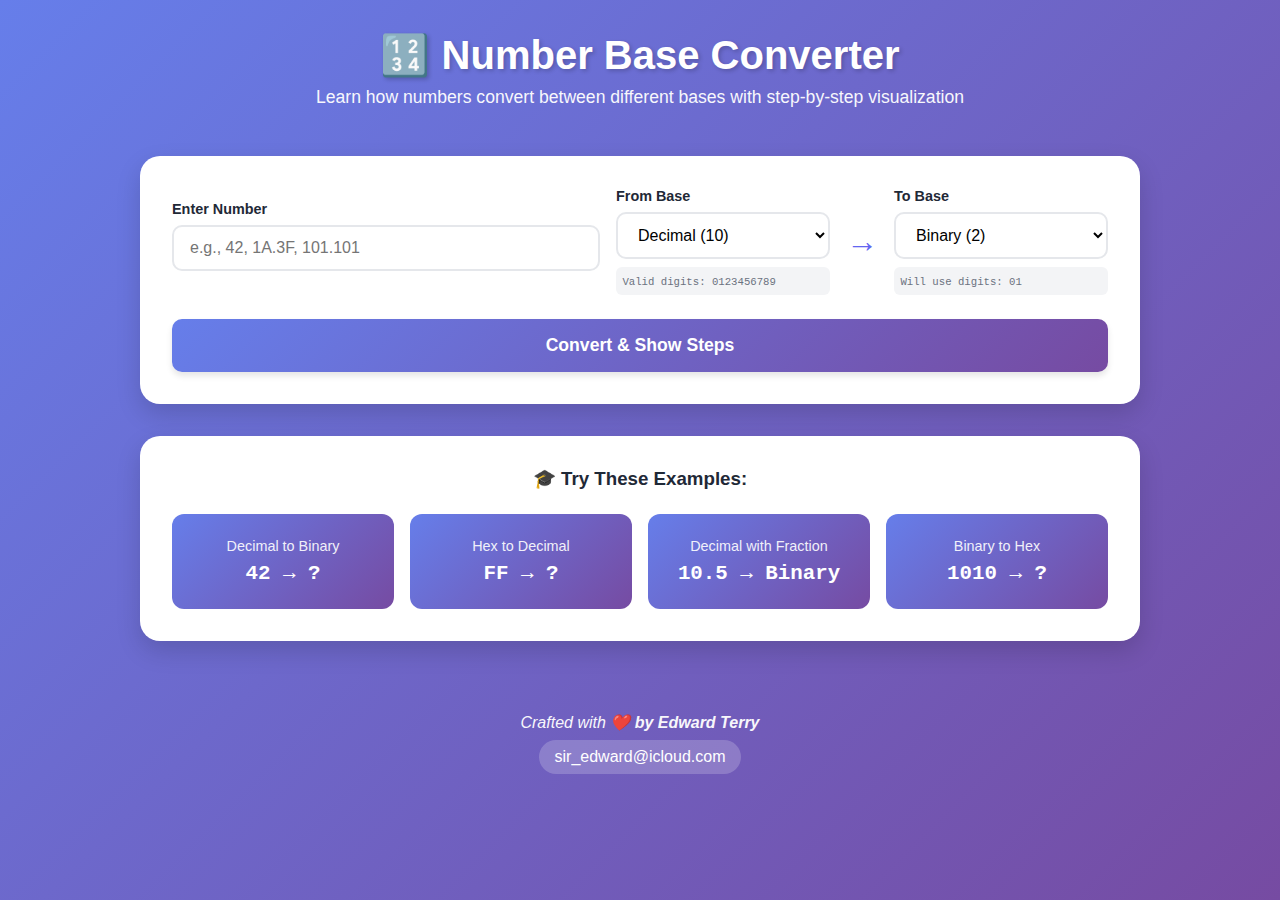
<file: index.html>
<!DOCTYPE html>
<html lang="en">
<!--
    Number Base Converter
    Created by: Edward Terry
    Email: sir_edward@icloud.com
    Made with ❤️
-->
<head>
    <meta charset="UTF-8">
    <meta name="viewport" content="width=device-width, initial-scale=1.0">
    <meta name="author" content="Edward Terry">
    <meta name="description" content="Beautiful number base converter with step-by-step visualization for learning">
    <title>Number Base Converter - Visual Learning</title>
    <link rel="stylesheet" href="styles.css">
</head>
<body>
    <div class="container">
        <header>
            <h1>🔢 Number Base Converter</h1>
            <p class="subtitle">Learn how numbers convert between different bases with step-by-step visualization</p>
        </header>

        <div class="converter-section">
            <div class="input-group">
                <div class="input-field">
                    <label for="inputNumber">Enter Number</label>
                    <input type="text" id="inputNumber" placeholder="e.g., 42, 1A.3F, 101.101" autocomplete="off">
                    <div id="inputHelper" class="input-helper"></div>
                </div>
                
                <div class="base-selector">
                    <label for="fromBase">From Base</label>
                    <select id="fromBase">
                        <option value="2">Binary (2)</option>
                        <option value="8">Octal (8)</option>
                        <option value="10" selected>Decimal (10)</option>
                        <option value="16">Hexadecimal (16)</option>
                        <option value="custom">Custom...</option>
                    </select>
                    <input type="number" id="customFromBase" class="custom-base-input" placeholder="2-36" min="2" max="36" style="display: none;">
                    <div id="fromBaseInfo" class="base-info"></div>
                </div>

                <div class="arrow">→</div>

                <div class="base-selector">
                    <label for="toBase">To Base</label>
                    <select id="toBase">
                        <option value="2" selected>Binary (2)</option>
                        <option value="8">Octal (8)</option>
                        <option value="10">Decimal (10)</option>
                        <option value="16">Hexadecimal (16)</option>
                        <option value="custom">Custom...</option>
                    </select>
                    <input type="number" id="customToBase" class="custom-base-input" placeholder="2-36" min="2" max="36" style="display: none;">
                    <div id="toBaseInfo" class="base-info"></div>
                </div>
            </div>

            <button id="convertBtn" class="convert-btn">Convert & Show Steps</button>

            <div id="result" class="result-section" style="display: none;">
                <div class="result-display">
                    <span class="result-label">Result:</span>
                    <span id="resultValue" class="result-value"></span>
                    <button id="copyBtn" class="copy-btn" title="Copy to clipboard">📋 Copy</button>
                </div>
                <div id="resultExplanation" class="result-explanation"></div>
            </div>
        </div>

        <div id="quickInfo" class="quick-info-section" style="display: none;">
            <h3>💡 Quick Explanation</h3>
            <div id="quickInfoContent"></div>
        </div>

        <div id="stepsSection" class="steps-section" style="display: none;">
            <h2>📚 Detailed Conversion Steps</h2>
            <div class="steps-controls">
                <button id="expandAllBtn" class="control-btn">➕ Expand All</button>
                <button id="collapseAllBtn" class="control-btn">➖ Collapse All</button>
                <button id="darkModeBtn" class="control-btn">🌙 Dark Mode</button>
            </div>
            <div class="steps-progress">
                <div id="progressBar" class="progress-bar"></div>
            </div>
            <div id="stepsContainer"></div>
        </div>

        <div id="exampleSection" class="example-section">
            <h3>🎓 Try These Examples:</h3>
            <div class="example-cards">
                <div class="example-card" data-number="42" data-from="10" data-to="2">
                    <div class="example-title">Decimal to Binary</div>
                    <div class="example-value">42 → ?</div>
                </div>
                <div class="example-card" data-number="FF" data-from="16" data-to="10">
                    <div class="example-title">Hex to Decimal</div>
                    <div class="example-value">FF → ?</div>
                </div>
                <div class="example-card" data-number="10.5" data-from="10" data-to="2">
                    <div class="example-title">Decimal with Fraction</div>
                    <div class="example-value">10.5 → Binary</div>
                </div>
                <div class="example-card" data-number="1010" data-from="2" data-to="16">
                    <div class="example-title">Binary to Hex</div>
                    <div class="example-value">1010 → ?</div>
                </div>
            </div>
        </div>

        <footer class="footer">
            
            <p class="motto">Crafted with <span class="heart">❤️</span><strong> by Edward Terry</strong> </p>
            <p class="contact">
                <a href="mailto:sir_edward@icloud.com">sir_edward@icloud.com</a>
            </p>
        </footer>
    </div>

    <script src="script.js"></script>
</body>
</html>
</file>
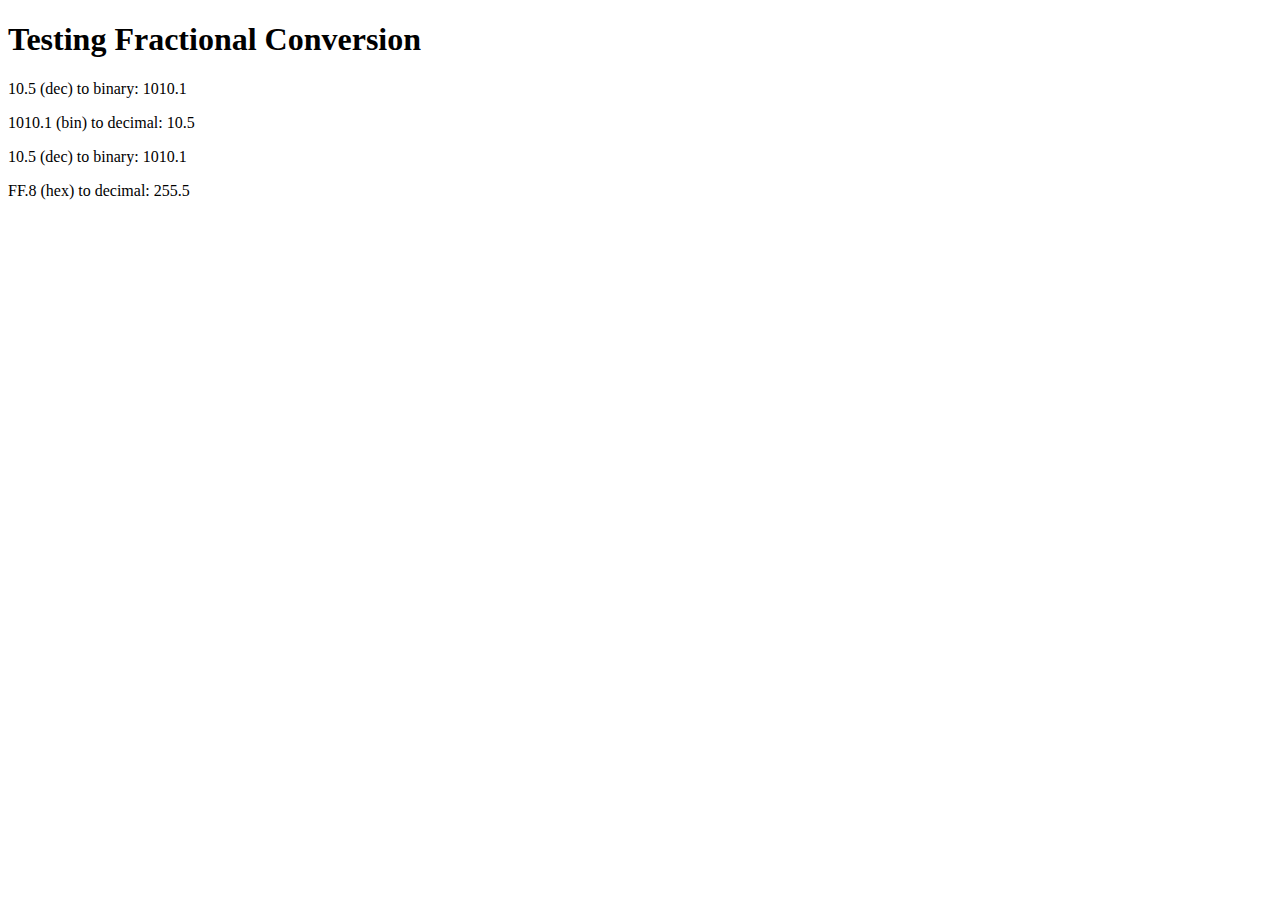
<file: test.html>
<!DOCTYPE html>
<html>
<head>
    <title>Test</title>
</head>
<body>
    <h1>Testing Fractional Conversion</h1>
    <div id="output"></div>
    
    <script>
        // Test the conversion
        function getDigitValue(digit) {
            if (digit >= '0' && digit <= '9') {
                return parseInt(digit);
            }
            return digit.charCodeAt(0) - 'A'.charCodeAt(0) + 10;
        }
        
        function getDigitChar(value) {
            if (value < 10) {
                return value.toString();
            }
            return String.fromCharCode('A'.charCodeAt(0) + value - 10);
        }
        
        function convertToDecimal(number, base) {
            number = number.replace(',', '.');
            const parts = number.split('.');
            const integerPart = parts[0] || '0';
            const fractionalPart = parts[1] || '';
            
            let decimalValue = 0;
            
            // Integer part
            const integerDigits = integerPart.split('');
            const intLength = integerDigits.length;
            
            for (let i = 0; i < intLength; i++) {
                const digit = integerDigits[i];
                const digitValue = getDigitValue(digit);
                const position = intLength - 1 - i;
                const positionValue = digitValue * Math.pow(base, position);
                decimalValue += positionValue;
                console.log(`${digit} (value ${digitValue}) at position ${position}: ${positionValue}`);
            }
            
            // Fractional part
            if (fractionalPart) {
                const fracDigits = fractionalPart.split('');
                for (let i = 0; i < fracDigits.length; i++) {
                    const digit = fracDigits[i];
                    const digitValue = getDigitValue(digit);
                    const position = -(i + 1);
                    const positionValue = digitValue * Math.pow(base, position);
                    decimalValue += positionValue;
                    console.log(`${digit} (value ${digitValue}) at position ${position}: ${positionValue}`);
                }
            }
            
            return decimalValue;
        }
        
        function convertFromDecimal(decimal, base) {
            const integerPart = Math.floor(Math.abs(decimal));
            const fractionalPart = Math.abs(decimal) - integerPart;
            
            // Integer part
            let quotient = integerPart;
            let intResult = '';
            
            if (quotient === 0) {
                intResult = '0';
            } else {
                while (quotient > 0) {
                    const remainder = quotient % base;
                    intResult = getDigitChar(remainder) + intResult;
                    quotient = Math.floor(quotient / base);
                }
            }
            
            // Fractional part
            let fracResult = '';
            let fraction = fractionalPart;
            const maxIterations = 10;
            let iteration = 0;
            
            if (fraction > 0.0000001) {
                while (fraction > 0.0000001 && iteration < maxIterations) {
                    const product = fraction * base;
                    const digit = Math.floor(product);
                    fracResult += getDigitChar(digit);
                    fraction = product - digit;
                    iteration++;
                    console.log(`Iteration ${iteration}: ${fraction} * ${base} = ${product}, digit = ${digit}`);
                }
            }
            
            return intResult + (fracResult ? '.' + fracResult : '');
        }
        
        // Run tests
        const output = document.getElementById('output');
        
        console.log('Test 1: 10.5 (decimal) to binary');
        let result1 = convertFromDecimal(10.5, 2);
        output.innerHTML += `<p>10.5 (dec) to binary: ${result1}</p>`;
        
        console.log('Test 2: 1010.1 (binary) to decimal');
        let result2 = convertToDecimal('1010.1', 2);
        output.innerHTML += `<p>1010.1 (bin) to decimal: ${result2}</p>`;
        
        console.log('Test 3: Convert back');
        let result3 = convertFromDecimal(result2, 2);
        output.innerHTML += `<p>${result2} (dec) to binary: ${result3}</p>`;
        
        console.log('Test 4: FF.8 (hex) to decimal');
        let result4 = convertToDecimal('FF.8', 16);
        output.innerHTML += `<p>FF.8 (hex) to decimal: ${result4}</p>`;
    </script>
</body>
</html>
</file>
<file: styles.css>
/**
 * Number Base Converter - Styles
 * Created by: Edward Terry
 * Email: sir_edward@icloud.com
 * Made with ❤️
 */

* {
    margin: 0;
    padding: 0;
    box-sizing: border-box;
}

:root {
    --primary-color: #6366f1;
    --primary-dark: #4f46e5;
    --secondary-color: #8b5cf6;
    --success-color: #10b981;
    --danger-color: #ef4444;
    --bg-gradient: linear-gradient(135deg, #667eea 0%, #764ba2 100%);
    --card-bg: #ffffff;
    --text-primary: #1f2937;
    --text-secondary: #6b7280;
    --border-color: #e5e7eb;
    --shadow-sm: 0 1px 3px rgba(0, 0, 0, 0.1);
    --shadow-md: 0 4px 6px rgba(0, 0, 0, 0.1);
    --shadow-lg: 0 10px 25px rgba(0, 0, 0, 0.15);
}

body {
    font-family: 'Segoe UI', Tahoma, Geneva, Verdana, sans-serif;
    background: var(--bg-gradient);
    min-height: 100vh;
    padding: 2rem 1rem;
    color: var(--text-primary);
    transition: all 0.3s ease;
}

body.dark-mode {
    --card-bg: #1f2937;
    --text-primary: #f9fafb;
    --text-secondary: #d1d5db;
    --border-color: #374151;
    --bg-gradient: linear-gradient(135deg, #1f2937 0%, #111827 100%);
}

body.dark-mode .converter-section,
body.dark-mode .steps-section,
body.dark-mode .example-section {
    background: #1f2937;
    box-shadow: 0 10px 25px rgba(0, 0, 0, 0.5);
}

body.dark-mode .step {
    background: linear-gradient(135deg, #374151 0%, #2d3748 100%);
}

body.dark-mode input,
body.dark-mode select {
    background: #374151;
    color: #f9fafb;
    border-color: #4b5563;
}

body.dark-mode .step-formula,
body.dark-mode .result-explanation {
    background: #374151;
}

body.dark-mode .quick-info-section {
    background: linear-gradient(135deg, #374151 0%, #2d3748 100%);
    border-left-color: #f59e0b;
}

body.dark-mode .quick-info-section h3,
body.dark-mode .quick-info-section p {
    color: #f9fafb;
}

body.dark-mode .base-info {
    background: #374151;
}

body.dark-mode .division-table th,
body.dark-mode .multiplication-table th {
    background: #2d3748;
}

.container {
    max-width: 1000px;
    margin: 0 auto;
}

header {
    text-align: center;
    margin-bottom: 3rem;
    color: white;
}

header h1 {
    font-size: 2.5rem;
    margin-bottom: 0.5rem;
    text-shadow: 2px 2px 4px rgba(0, 0, 0, 0.2);
}

.subtitle {
    font-size: 1.1rem;
    opacity: 0.95;
}

.converter-section {
    background: var(--card-bg);
    padding: 2rem;
    border-radius: 20px;
    box-shadow: var(--shadow-lg);
    margin-bottom: 2rem;
}

.input-group {
    display: grid;
    grid-template-columns: 2fr 1fr auto 1fr;
    gap: 1rem;
    align-items: end;
    margin-bottom: 1.5rem;
}

@media (max-width: 768px) {
    .input-group {
        grid-template-columns: 1fr;
    }
    
    .arrow {
        transform: rotate(90deg);
        margin: 0.5rem 0;
    }
}

.input-field, .base-selector {
    display: flex;
    flex-direction: column;
}

label {
    font-weight: 600;
    margin-bottom: 0.5rem;
    color: var(--text-primary);
    font-size: 0.9rem;
}

input[type="text"],
input[type="number"],
select {
    padding: 0.75rem 1rem;
    border: 2px solid var(--border-color);
    border-radius: 10px;
    font-size: 1rem;
    transition: all 0.3s ease;
    background: white;
}

input[type="text"]:focus,
input[type="number"]:focus,
select:focus {
    outline: none;
    border-color: var(--primary-color);
    box-shadow: 0 0 0 3px rgba(99, 102, 241, 0.1);
}

.input-helper {
    margin-top: 0.5rem;
    padding: 0.5rem;
    border-radius: 6px;
    font-size: 0.85rem;
    animation: fadeIn 0.3s ease;
}

.input-helper.info {
    background: #dbeafe;
    color: #1e40af;
}

.input-helper.success {
    background: #d1fae5;
    color: #065f46;
}

.input-helper.warning {
    background: #fef3c7;
    color: #92400e;
}

.input-helper.error {
    background: #fee2e2;
    color: #991b1b;
}

.base-info {
    margin-top: 0.5rem;
    padding: 0.4rem;
    background: #f3f4f6;
    border-radius: 6px;
    font-size: 0.8rem;
    color: var(--text-secondary);
    animation: fadeIn 0.3s ease;
}

.base-info small {
    font-family: 'Courier New', monospace;
}

.custom-base-input {
    margin-top: 0.5rem;
    animation: slideDown 0.3s ease;
}

@keyframes slideDown {
    from {
        opacity: 0;
        transform: translateY(-10px);
    }
    to {
        opacity: 1;
        transform: translateY(0);
    }
}

.arrow {
    font-size: 2rem;
    color: var(--primary-color);
    font-weight: bold;
    align-self: center;
}

.convert-btn {
    width: 100%;
    padding: 1rem 2rem;
    background: var(--bg-gradient);
    color: white;
    border: none;
    border-radius: 10px;
    font-size: 1.1rem;
    font-weight: 600;
    cursor: pointer;
    transition: all 0.3s ease;
    box-shadow: var(--shadow-md);
}

.convert-btn:hover {
    transform: translateY(-2px);
    box-shadow: var(--shadow-lg);
}

.convert-btn:active {
    transform: translateY(0);
}

.result-section {
    margin-top: 2rem;
    padding: 1.5rem;
    background: linear-gradient(135deg, #667eea15 0%, #764ba215 100%);
    border-radius: 15px;
    border: 2px solid var(--primary-color);
    animation: fadeIn 0.5s ease;
}

@keyframes fadeIn {
    from {
        opacity: 0;
        transform: translateY(10px);
    }
    to {
        opacity: 1;
        transform: translateY(0);
    }
}

.result-display {
    text-align: center;
}

.result-label {
    font-size: 1.2rem;
    color: var(--text-secondary);
    margin-right: 1rem;
}

.result-value {
    font-size: 2rem;
    font-weight: bold;
    color: var(--primary-color);
    font-family: 'Courier New', monospace;
}

.copy-btn {
    margin-left: 1rem;
    padding: 0.5rem 1rem;
    background: var(--primary-color);
    color: white;
    border: none;
    border-radius: 8px;
    cursor: pointer;
    font-size: 0.9rem;
    transition: all 0.3s ease;
}

.copy-btn:hover {
    background: var(--primary-dark);
    transform: translateY(-2px);
}

.result-explanation {
    margin-top: 1rem;
    padding: 1rem;
    background: white;
    border-radius: 10px;
    text-align: center;
}

.result-explanation p {
    margin: 0.5rem 0;
}

.result-note {
    font-size: 0.9rem;
    color: var(--text-secondary);
    font-style: italic;
}

.quick-info-section {
    background: linear-gradient(135deg, #fff7ed 0%, #ffedd5 100%);
    padding: 1.5rem;
    border-radius: 15px;
    margin-bottom: 2rem;
    border-left: 4px solid #f59e0b;
    animation: fadeIn 0.5s ease;
}

.quick-info-section h3 {
    color: #92400e;
    margin-bottom: 1rem;
}

.quick-info-section p {
    margin: 0.5rem 0;
    color: #78350f;
    line-height: 1.6;
}

.quick-info-section code {
    background: white;
    padding: 0.2rem 0.5rem;
    border-radius: 4px;
    font-weight: bold;
    color: var(--primary-color);
}

.quick-info-section ol {
    margin-left: 1.5rem;
    margin-top: 0.5rem;
}

.quick-info-section li {
    margin: 0.5rem 0;
}

.steps-section {
    background: var(--card-bg);
    padding: 2rem;
    border-radius: 20px;
    box-shadow: var(--shadow-lg);
    margin-bottom: 2rem;
    animation: fadeIn 0.5s ease;
}

.steps-section h2 {
    color: var(--text-primary);
    margin-bottom: 1.5rem;
    text-align: center;
}

.steps-progress {
    background: #e5e7eb;
    height: 4px;
    border-radius: 2px;
    margin-bottom: 2rem;
    overflow: hidden;
}

.progress-bar {
    height: 100%;
    background: var(--bg-gradient);
    width: 0%;
    transition: width 1s ease;
}

.steps-controls {
    display: flex;
    gap: 1rem;
    justify-content: center;
    margin-bottom: 1.5rem;
    flex-wrap: wrap;
}

.control-btn {
    padding: 0.6rem 1.2rem;
    background: white;
    border: 2px solid var(--primary-color);
    color: var(--primary-color);
    border-radius: 8px;
    cursor: pointer;
    font-weight: 600;
    font-size: 0.9rem;
    transition: all 0.3s ease;
}

.control-btn:hover {
    background: var(--primary-color);
    color: white;
    transform: translateY(-2px);
}

body.dark-mode .control-btn {
    background: #374151;
    border-color: var(--primary-color);
    color: var(--primary-color);
}

body.dark-mode .control-btn:hover {
    background: var(--primary-color);
    color: white;
}

#stepsContainer {
    display: flex;
    flex-direction: column;
    gap: 1rem;
}

.step {
    padding: 1.5rem;
    background: linear-gradient(135deg, #f9fafb 0%, #f3f4f6 100%);
    border-radius: 12px;
    border-left: 4px solid var(--primary-color);
    animation: slideIn 0.5s ease;
    position: relative;
    transition: all 0.3s ease;
}

.step.collapsed .step-body {
    display: none;
}

.step.collapsed {
    padding: 1rem 1.5rem;
}

.collapse-btn {
    background: var(--primary-color);
    color: white;
    border: none;
    width: 30px;
    height: 30px;
    border-radius: 6px;
    cursor: pointer;
    font-size: 1.2rem;
    font-weight: bold;
    transition: all 0.3s ease;
    margin-left: auto;
}

.collapse-btn:hover {
    background: var(--primary-dark);
    transform: scale(1.1);
}

.step-body {
    animation: expandDown 0.3s ease;
}

@keyframes expandDown {
    from {
        opacity: 0;
        max-height: 0;
    }
    to {
        opacity: 1;
        max-height: 2000px;
    }
}

@keyframes slideIn {
    from {
        opacity: 0;
        transform: translateX(-20px);
    }
    to {
        opacity: 1;
        transform: translateX(0);
    }
}

.step-header {
    display: flex;
    align-items: center;
    gap: 0.5rem;
    margin-bottom: 1rem;
    border-bottom: 2px solid var(--border-color);
    padding-bottom: 0.75rem;
}

.step-number {
    background: transparent;
    color: var(--primary-color);
    font-weight: 800;
    font-size: 1.5rem;
    font-family: 'Segoe UI', sans-serif;
}

.step-title {
    font-weight: 600;
    color: var(--primary-color);
    font-size: 1.1rem;
    flex: 1;
}

.step-content {
    color: var(--text-primary);
    line-height: 1.8;
    margin-bottom: 1rem;
}

.step-content strong {
    color: var(--primary-dark);
}

.calculation-section {
    margin: 1rem 0;
}

.section-label {
    font-weight: 600;
    color: var(--text-primary);
    margin-bottom: 0.75rem;
    font-size: 1rem;
}

.step-formula {
    background: white;
    padding: 1rem;
    border-radius: 8px;
    margin: 0.75rem 0;
    font-family: 'Courier New', monospace;
    border: 1px solid var(--border-color);
    overflow-x: auto;
}

.formula-label {
    font-weight: 600;
    color: var(--text-secondary);
    margin-bottom: 0.5rem;
    font-family: 'Segoe UI', sans-serif;
}

.step-calculation {
    display: flex;
    flex-wrap: wrap;
    gap: 0.5rem;
    margin: 0.75rem 0;
}

.calc-item {
    background: var(--primary-color);
    color: white;
    padding: 0.5rem 1rem;
    border-radius: 8px;
    font-family: 'Courier New', monospace;
    font-size: 0.9rem;
    animation: fadeIn 0.3s ease;
}

.calc-number {
    opacity: 0.8;
    margin-right: 0.5rem;
}

.division-table table,
.multiplication-table table {
    width: 100%;
    border-collapse: collapse;
    margin: 0.5rem 0;
}

.division-table th,
.multiplication-table th,
.division-table td,
.multiplication-table td {
    padding: 0.75rem;
    text-align: left;
    border-bottom: 1px solid var(--border-color);
}

.division-table th,
.multiplication-table th {
    background: #f3f4f6;
    font-weight: 600;
    color: var(--text-primary);
}

.division-table .highlight,
.multiplication-table .highlight {
    background: #fef3c7;
    color: #92400e;
    font-weight: bold;
    border-radius: 4px;
}

.reading-direction {
    margin-top: 0.5rem;
    font-weight: 600;
    color: var(--secondary-color);
    text-align: center;
    font-size: 0.9rem;
}

.step-result {
    background: var(--success-color);
    color: white;
    padding: 0.75rem 1rem;
    border-radius: 8px;
    font-weight: 600;
    display: inline-block;
    margin-top: 0.5rem;
}

.step-explanation {
    margin-top: 1rem;
    padding: 1rem;
    background: linear-gradient(135deg, #fef3c7 0%, #fde68a 100%);
    border-radius: 8px;
    border-left: 3px solid #f59e0b;
    color: #78350f;
    line-height: 1.6;
}

.error {
    background: #fee2e2;
    color: var(--danger-color);
    padding: 1rem;
    border-radius: 10px;
    border: 2px solid var(--danger-color);
    margin-top: 1rem;
    animation: shake 0.5s ease;
}

@keyframes shake {
    0%, 100% { transform: translateX(0); }
    25% { transform: translateX(-10px); }
    75% { transform: translateX(10px); }
}

.footer {
    text-align: center;
    padding: 2rem 1rem;
    color: white;
    margin-top: 2rem;
}

.footer p {
    margin: 0.5rem 0;
    font-size: 1rem;
}

.footer .creator {
    font-size: 1.1rem;
}

.footer .creator strong {
    font-weight: 700;
    text-shadow: 1px 1px 2px rgba(0, 0, 0, 0.2);
}

.footer .motto {
    font-size: 1rem;
    font-style: italic;
    opacity: 0.95;
}

.footer .heart {
    color: #ff6b6b;
    animation: heartbeat 1.5s ease-in-out infinite;
    display: inline-block;
}

@keyframes heartbeat {
    0%, 100% { transform: scale(1); }
    50% { transform: scale(1.2); }
}

.footer .contact a {
    color: white;
    text-decoration: none;
    padding: 0.5rem 1rem;
    background: rgba(255, 255, 255, 0.2);
    border-radius: 20px;
    transition: all 0.3s ease;
    display: inline-block;
}

.footer .contact a:hover {
    background: rgba(255, 255, 255, 0.3);
    transform: translateY(-2px);
}

.example-section {
    background: var(--card-bg);
    padding: 2rem;
    border-radius: 20px;
    box-shadow: var(--shadow-lg);
    margin-bottom: 2rem;
}

.example-section h3 {
    text-align: center;
    color: var(--text-primary);
    margin-bottom: 1.5rem;
}

.example-cards {
    display: grid;
    grid-template-columns: repeat(auto-fit, minmax(200px, 1fr));
    gap: 1rem;
}

.example-card {
    background: linear-gradient(135deg, #667eea 0%, #764ba2 100%);
    padding: 1.5rem;
    border-radius: 12px;
    cursor: pointer;
    transition: all 0.3s ease;
    text-align: center;
    color: white;
}

.example-card:hover {
    transform: translateY(-5px);
    box-shadow: 0 10px 20px rgba(102, 126, 234, 0.4);
}

.example-title {
    font-size: 0.9rem;
    opacity: 0.9;
    margin-bottom: 0.5rem;
}

.example-value {
    font-size: 1.3rem;
    font-weight: bold;
    font-family: 'Courier New', monospace;
}

@media (max-width: 768px) {
    .example-cards {
        grid-template-columns: 1fr 1fr;
    }
}
</file>
